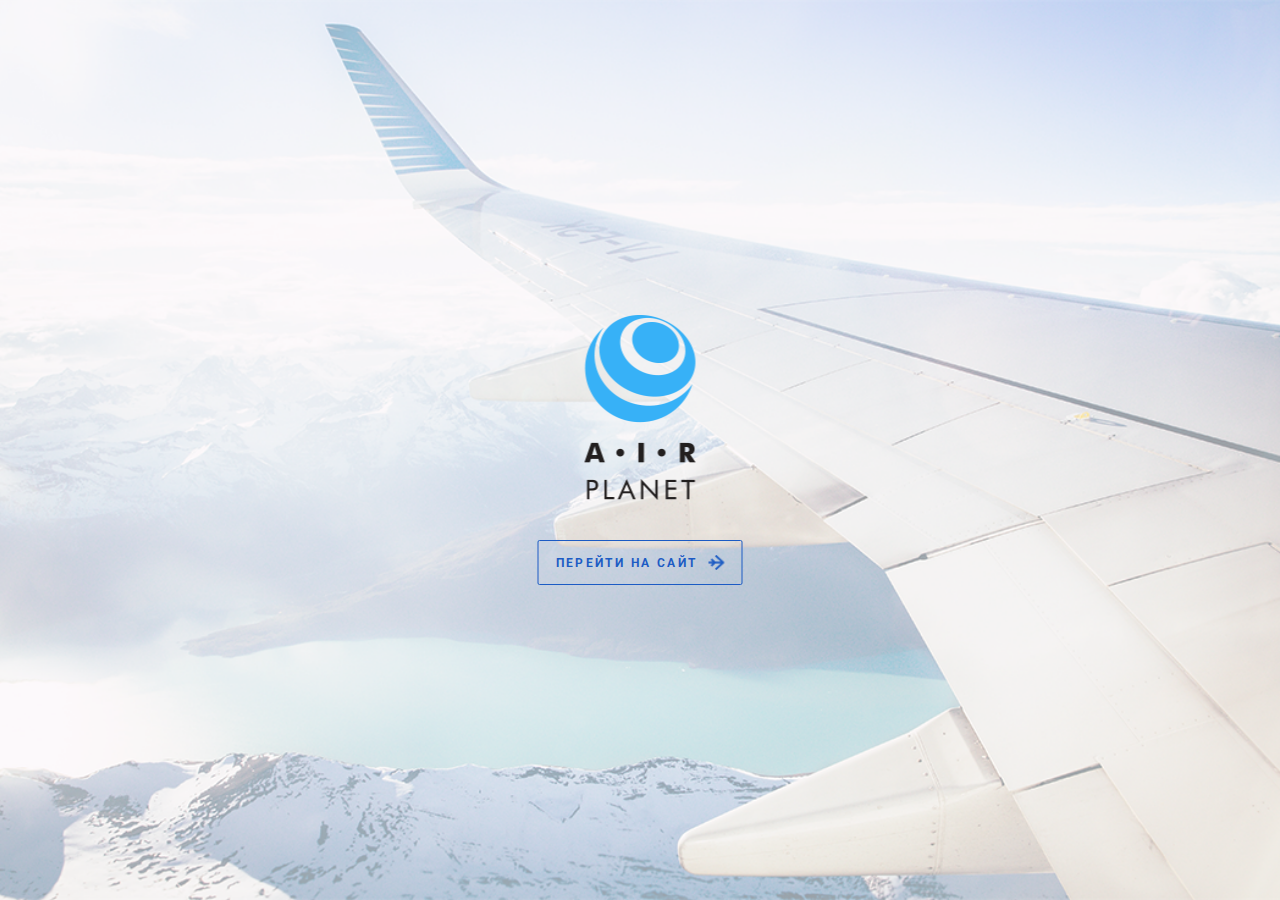
<file: index.html>
<!DOCTYPE html>
<html lang="ru">

<head>
    <meta charset="UTF-8">
    <meta name="viewport" content="width=device-width, initial-scale=1.0">
    <meta http-equiv="X-UA-Compatible" content="ie=edge">
    <link rel="stylesheet" href="./normalize.css">
    <link rel="stylesheet" href="addition.css">
    <link href="https://fonts.googleapis.com/css?family=Roboto:300,400,700&display=swap&subset=cyrillic,cyrillic-ext"
        rel="stylesheet">
    <title>Вход</title>
</head>

<body>
    <div class="wrapper">
        <div class="intro">
            <div class="intro__container">
                <div class="welcome">
                    <img src="./img/logo_intro.png" alt="" class="welcome__logo">
                    <a href="main.html" class="welcome__btn">перейти на сайт</a>
                </div>
            </div>
        </div>
    </div>
</body>

</html>
</file>
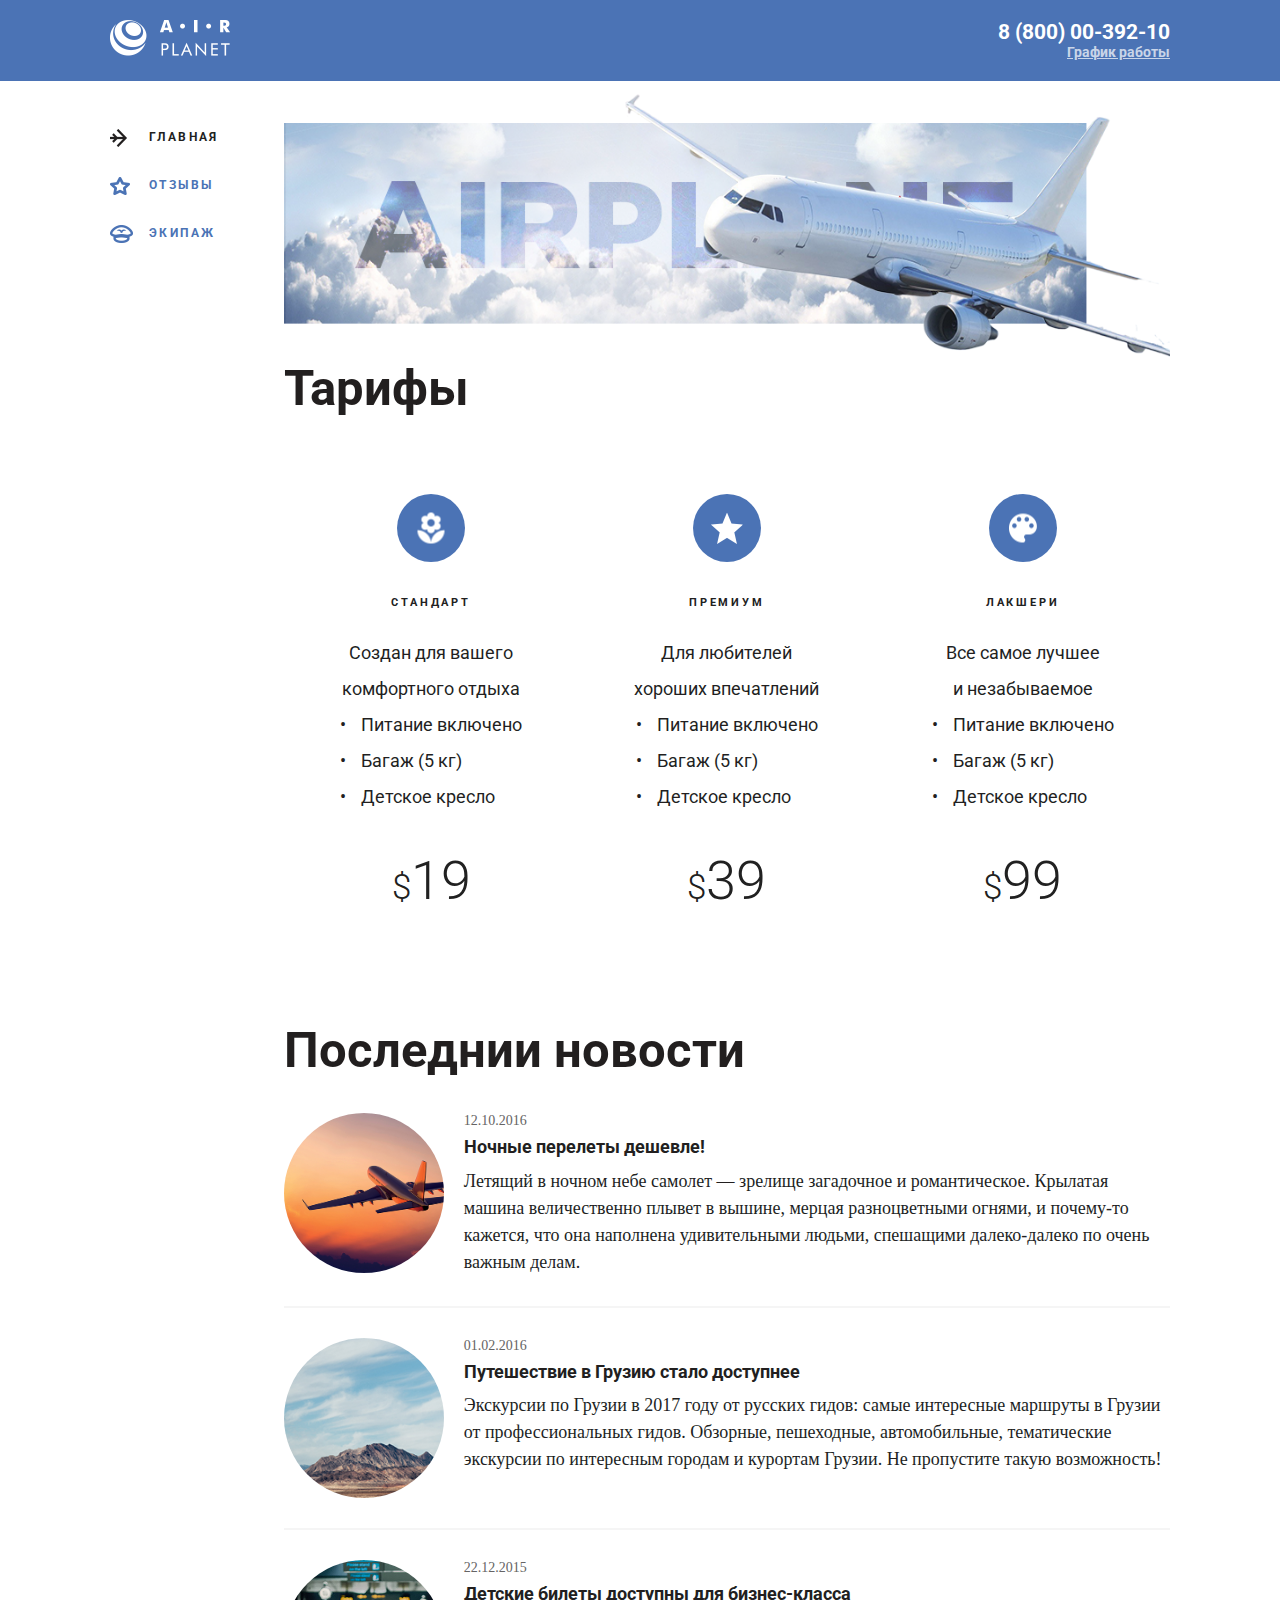
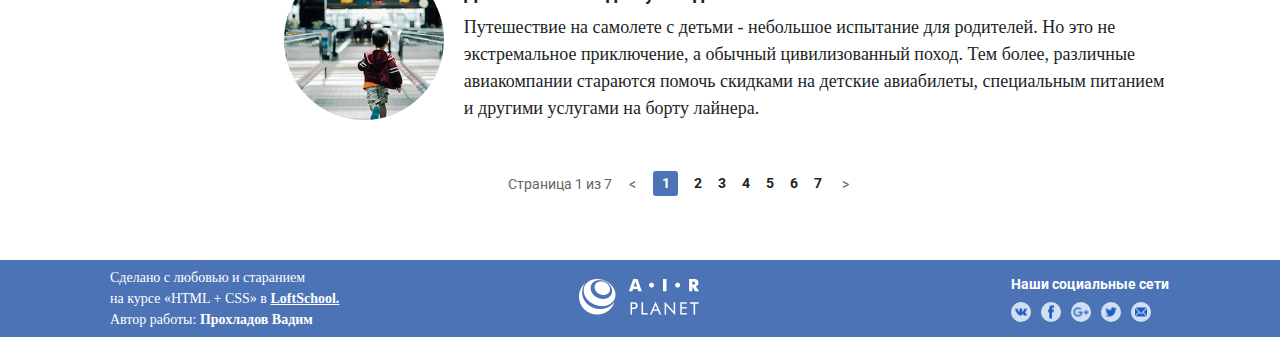
<file: main.html>
<!DOCTYPE html>
<html lang="ru">

<head>
    <meta charset="UTF-8">
    <meta name="viewport" content="width=device-width, initial-scale=1.0">
    <meta http-equiv="X-UA-Compatible" content="ie=edge">
    <link rel="stylesheet" href="./normalize.css">
    <link rel="stylesheet" href="addition.css">
    <link href="https://fonts.googleapis.com/css?family=Roboto:300,400,700&display=swap&subset=cyrillic,cyrillic-ext"
        rel="stylesheet">
    <title>Главная</title>
</head>

<body>
    <div class="wrapper">
        <header class="header header--main">
            <div class="container header__container">
                <a href="main.html" class="logo">
                    <img src="./img/logo.png" class="logo__img" alt="логотип">
                </a>
                <div class="contacts">
                    <a href="tel:+78000039210" class="contacts__phone">8 (800) 00-392-10</a>
                    <div class="contacts__dropdown">
                        <div class="contacts__hours">График работы</div>
                        <div class="contacts__dropdown-text">
                            <span class="line1">пн-вс: 09:00-20:00</span>
                            <span class="line2">обед: 14:00-14:30</span>
                        </div>
                    </div>    
                </div>
            </div>
        </header>
        <div class="container">
            <div class="container container__page-content">
                    <aside class="sidebar sidebar--main">
                        <nav class="nav">
                            <ul class="nav__list">
                                <li class="nav__item nav__item--active">
                                    <a href="./main.html" class="nav__link nav__link--icon--plane">Главная</a>
                                </li>
                                <li class="nav__item">
                                    <a href="./reviews.html" class="nav__link nav__link--icon--star">Отзывы</a>
                                </li>
                                <li class="nav__item">
                                    <a href="team.html" class="nav__link nav__link--icon--hat">Экипаж</a>
                                </li>
                            </ul>
                        </nav>
                    </aside>
                    <div class="container container__content-box">
                        <img class="main-pic" src="./img/dec-pic.png" alt="фото самолета">
                        <section class="rates">
                                <h2 class="title">Тарифы</h2>
                                <ul class="rates__list">
                                    <li class="rates__item">
                                        <div class="rates__symbol">
                                            <img src="./img/icons/rates/flower.png" alt="" class="rates__pic">
                                        </div>
                                        <h4 class="rates__name">Стандарт</h4>
                                        <p class="rates__desc">Создан для вашего <br>комфортного отдыха</p>
                                        <ul class="rates__benefits rates__benefits--list--decor">
                                            <li>Питание включено</li>
                                            <li>Багаж (5 кг)</li>
                                            <li>Детское кресло</li>
                                        </ul>
                                        <p class="rates__price">19</p>
                                    </li>
                                    <li class="rates__item">
                                        <!--нужно ли было назвать вместо rates-standard, rates-premium и т.д-->
                                        <div class="rates__symbol">
                                            <img src="./img/icons/rates/star.png" alt="" class="rates__pic">
                                        </div>
                                        <h4 class="rates__name">Премиум</h4>
                                        <p class="rates__desc">Для любителей <br>хороших впечатлений</p>
                                        <ul class="rates__benefits rates__benefits--list--decor">
                                            <li>Питание включено</li>
                                            <li>Багаж (5 кг)</li>
                                            <li>Детское кресло</li>
                                        </ul>
                                        <p class="rates__price">39</p>
                                    </li>
                                    <li class="rates__item">
                                        <!--нужно ли было назвать вместо rates-standard, rates-premium и т.д-->
                                        <div class="rates__symbol">
                                            <img src="./img/icons/rates/palette.png" alt="" class="rates__pic">
                                        </div>
                                        <h4 class="rates__name">Лакшери</h4>
                                        <p class="rates__desc">Все самое лучшее <br>и незабываемое</p>
                                        <ul class="rates__benefits rates__benefits--list--decor">
                                            <li>Питание включено</li>
                                            <li>Багаж (5 кг)</li>
                                            <li>Детское кресло</li>
                                        </ul>
                                        <p class="rates__price">99</p>
                                    </li>
                                </ul>
                        </section>
                        <section class="content">
                                <h2 class="title">Последнии новости</h2>
                                <ul class="content__list">
                                    <li class="content__item">
                                        <div class="content__avatar">
                                            <img src="./img/plane.png" alt="" class="content__pic">
                                        </div>
                                        <div class="content__desc">
                                            <div class="content__date">12.10.2016</div>
                                            <h3 class="content__title">Ночные перелеты дешевле!</h3>
                                            <p class="content__text">
                                                Летящий в ночном небе самолет — зрелище загадочное и романтическое. Крылатая
                                                машина
                                                величественно плывет в вышине, мерцая разноцветными огнями, и почему-то
                                                кажется,
                                                что она
                                                наполнена удивительными людьми, спешащими далеко-далеко по очень важным
                                                делам.
                                            </p>
                                        </div>
                                    </li>
                                    <li class="content__item">
                                        <div class="content__avatar">
                                            <img src="./img/gruz.png" alt="" class="content__pic">
                                        </div>
                                        <div class="content__desc">
                                            <div class="content__date">01.02.2016</div>
                                            <h3 class="content__title">Путешествие в Грузию стало доступнее</h3>
                                            <p class="content__text">
                                                Экскурсии по Грузии в 2017 году от русских гидов: самые интересные маршруты
                                                в
                                                Грузии от
                                                профессиональных гидов. Обзорные, пешеходные, автомобильные, тематические
                                                экскурсии по
                                                интересным городам и курортам Грузии. Не пропустите такую возможность!
                                            </p>
                                        </div>
                                    </li>
                                    <li class="content__item">
                                        <div class="content__avatar">
                                            <img src="./img/child.png" alt="" class="content__pic">
                                        </div>
                                        <div class="content__desc">
                                            <div class="content__date">22.12.2015</div>
                                            <h3 class="content__title">Детские билеты доступны для бизнес-класса</h3>
                                            <p class="content__text">
                                                Путешествие на самолете с детьми - небольшое испытание для родителей. Но это
                                                не
                                                экстремальное приключение, а обычный цивилизованный поход. Тем более,
                                                различные
                                                авиакомпании стараются помочь скидками на детские авиабилеты, специальным
                                                питанием и
                                                другими услугами на борту лайнера.
                                            </p>
                                        </div>
                                    </li>
                                </ul>
                                <div class="pagination">
                                    <div class="pagination__display">Страница 1 из 7</div>
                                    <div class="pagination__pager">
                                        <a href="#" class="pagination__button-prew">&lt</a> 
                                        <ul class="pagination__list">
                                                <li class="pagination__item pagination__item--active">
                                                    <a href="#" class="pagination__link pagination__link--active">1</a>
                                                </li>
                                                <li class="pagination__item">
                                                    <a href="#" class="pagination__link">2</a>
                                                </li>
                                                <li class="pagination__item">
                                                    <a href="#" class="pagination__link">3</a>
                                                </li>
                                                <li class="pagination__item">
                                                    <a href="#" class="pagination__link">4</a>
                                                </li>
                                                <li class="pagination__item">
                                                    <a href="#" class="pagination__link">5</a>
                                                </li>
                                                <li class="pagination__item">
                                                    <a href="#" class="pagination__link">6</a>
                                                </li>
                                                <li class="pagination__item">
                                                    <a href="#" class="pagination__link">7</a>
                                                </li>
                                        </ul>
                                        <a href="#" class="pagination__button-next"> &gt; </a>
                                    </div>
                                </div>
                        </section>
                </div>
            </div>
        </div>
        <footer class="footer">
            <div class="container footer__container">
                        <p class="footer__col footer__text">
                            Сделано с любовью и старанием <br>на курсе «HTML + CSS» в <a href="loftschool.ru" class="footer__text-link">LoftSchool.</a> <br>Автор
                            работы:
                            <strong class="footer__text-author">Прохладов Вадим</strong>
                        </p>
                        <a href="main.html" class="footer__col logo"><img src="./img/logo.png" alt="Логотип"></a>
                        <div class="footer__col footer__social">
                            <div class="social">
                                <p class="social__text">Наши социальные сети</p>
                                <ul class="social__list">
                                    <li class="social__item">
                                        <a href="#" class="social__link">
                                            <div" class="social__circle">
                                                <img src="./img/icons/social/vk.png" alt="" class="social__icon">
                                            </div">
                                        </a>
                                    </li>
                                    <li class="social__item">
                                        <a href="#" class="social__link">
                                            <div" class="social__circle">
                                                <img src="./img/icons/social/fb.png" alt="" class="social__icon">
                                            </div">
                                        </a>
                                    </li>
                                    <li class="social__item">
                                        <a href="#" class="social__link">
                                            <div" class="social__circle">
                                                <img src="./img/icons/social/google.png" alt="" class="social__icon">
                                            </div">
                                        </a>
                                    </li>
                                    <li class="social__item">
                                        <a href="#" class="social__link">
                                            <div" class="social__circle">
                                                <img src="./img/icons/social/twitter.png" alt="" class="social__icon">
                                            </div">
                                        </a>
                                    </li>
                                    <li class="social__item">
                                        <a href="#" class="social__link">
                                            <div" class="social__circle">
                                                <img src="./img/icons/social/mail.png" alt="" class="social__icon">
                                            </div">
                                        </a>
                                    </li>
                                </ul>
                            </div>
                        </div class="footer__col footer__social">
            </div>
        </footer>
    </div>
</body>

</html>
</file>
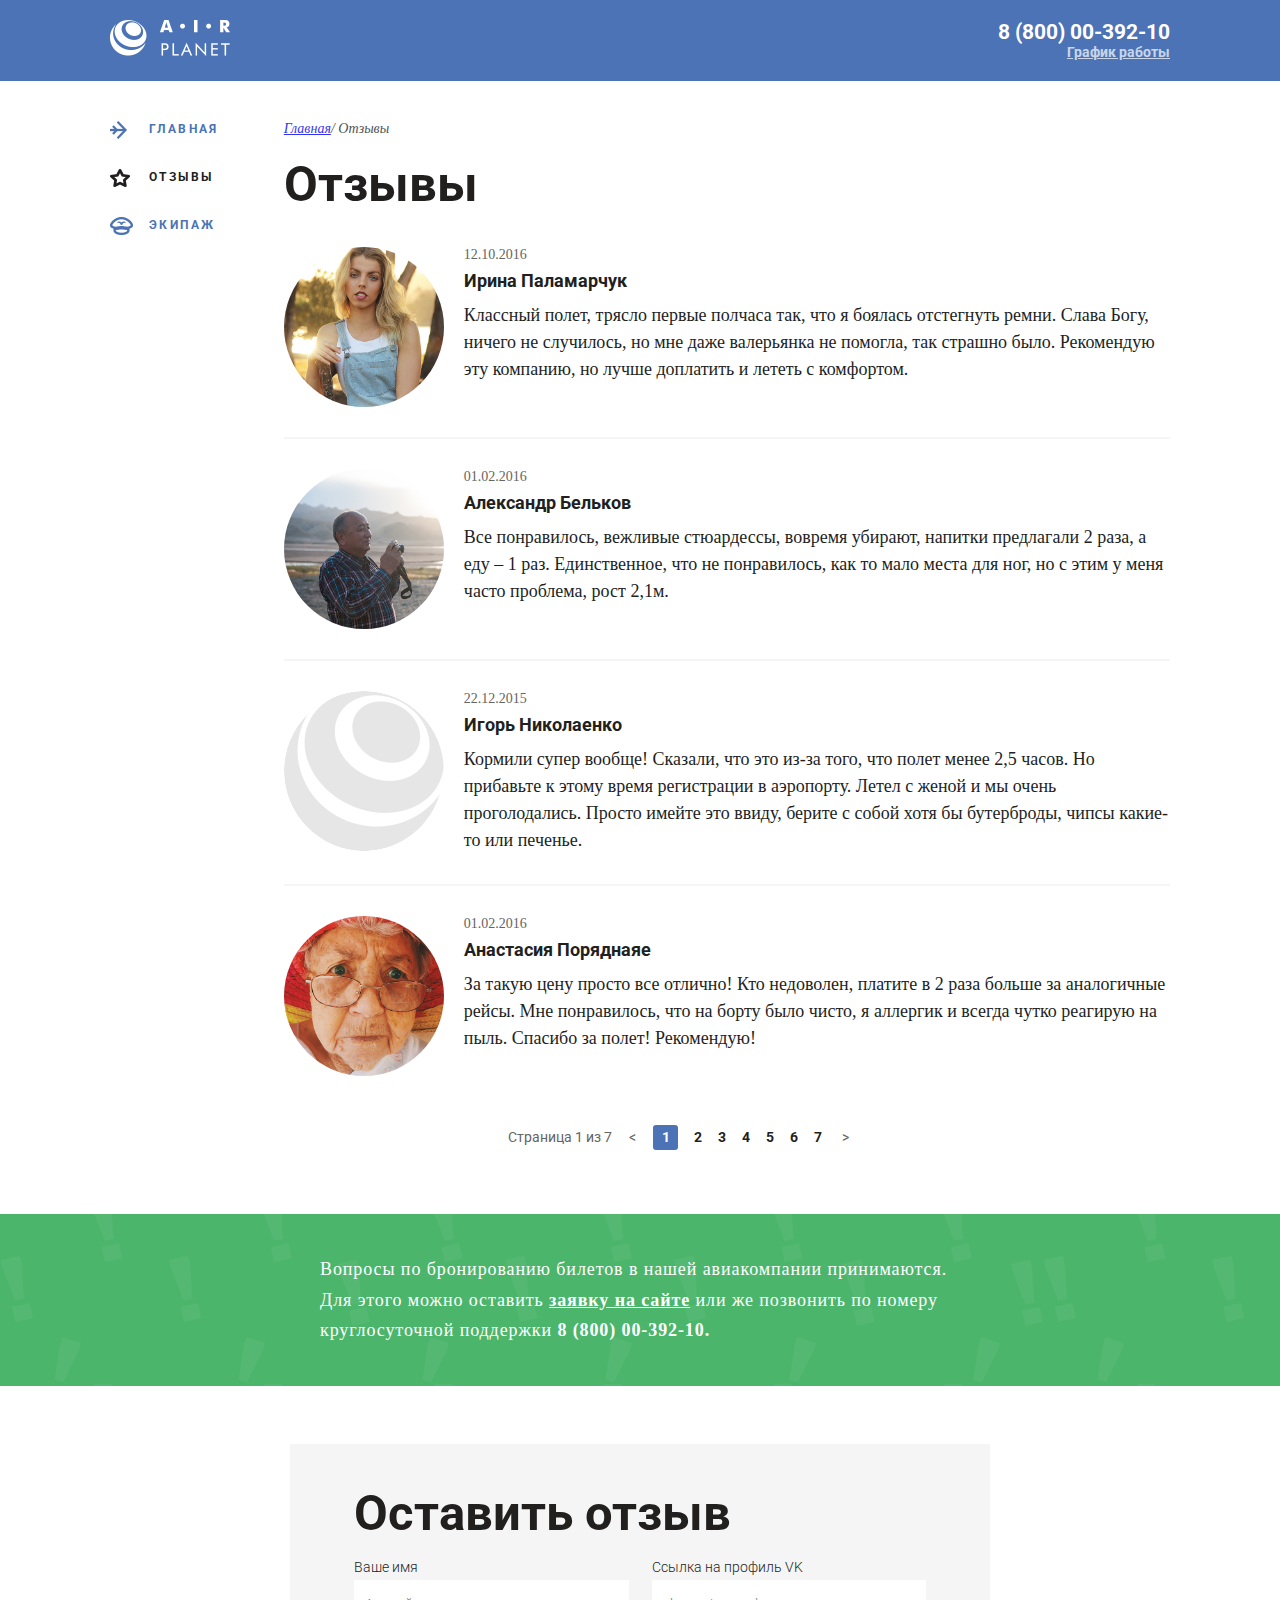
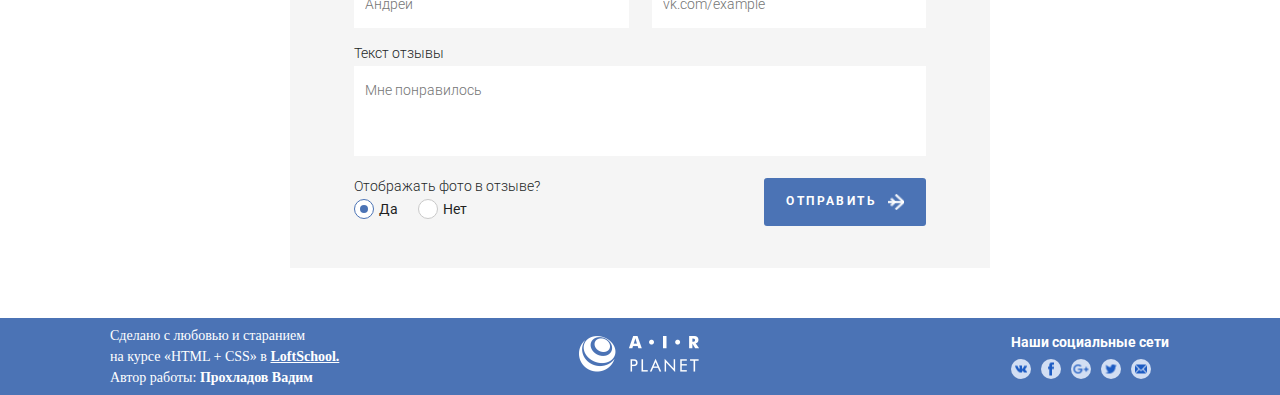
<file: reviews.html>
<!DOCTYPE html>
<html lang="ru">
<head>
    <meta charset="UTF-8">
    <meta name="viewport" content="width=1100, initial-scale=1.0">
    <meta http-equiv="X-UA-Compatible" content="ie=edge">
    <title>Отзывы</title>
    <link rel="stylesheet" href="normalize.css">
    <link rel="stylesheet" href="addition.css">
    <link href="https://fonts.googleapis.com/css?family=Roboto:300,400,700&display=swap&subset=cyrillic,cyrillic-ext" rel="stylesheet">
</head>
<body>
    <div class="wrapper">
        <div class="wrapper__container">
            <header class="header">
                <div class="container header__container">
                    <a href="./main.html" class="logo">
                        <img src="./img/logo.png" class="logo__img" alt="логотип">
                    </a>
                    <div class="contacts">
                        <a href="tel:+78000039210" class="contacts__phone">8 (800) 00-392-10</a>
                        <div class="contacts__dropdown">
                            <div class="contacts__hours">График работы</div>
                            <div class="contacts__dropdown-text">
                                <span class="line1">пн-вс: 09:00-20:00</span>
                                <span class="line2">обед: 14:00-14:30</span>
                            </div>
                        </div>  
                    </div>
                </div>
            </header>
            <div class="container">
                <div class="container container__page-content">
                    <aside class="sidebar">
                        <nav class="nav">
                            <ul class="nav__list">
                                <li class="nav__item">
                                    <a href="main.html" class="nav__link nav__link--icon--plane">Главная</a>
                                </li>
                                <li class="nav__item nav__item--active">
                                    <a href="./reviews.html" class="nav__link nav__link--icon--star">Отзывы</a>
                                </li>
                                <li class="nav__item">
                                    <a href="team.html" class="nav__link nav__link--icon--hat">Экипаж</a>
                                </li>
                            </ul>
                        </nav>
                    </aside>
                    <div class ="container container__content-box">
                        <nav class="breadcrumbs">
                            <ul class="breadcrumbs__list">
                              <li class="breadcrumbs__item">
                                <a href="main.html" class="breadcrumbs__link">Главная</a>
                              </li>
                              <li class="breadcrumbs__item">
                                <a href="#" class="breadcrumbs__link breadcrumbs__link--active">Отзывы</a>
                              </li>
                            </ul>
                        </nav> 
                        <section class="content">
                                <h2 class="title">Отзывы</h2>
                                <ul class="content__list">
                                    <li class="content__item">
                                        <div class="content__avatar">
                                            <img src="./img/reviews/rew1.png" alt="" class="content__pic">
                                        </div>
                                        <div class="content__desc">
                                            <div class="content__date">12.10.2016</div>
                                            <h3 class="content__title">Ирина Паламарчук</h3>
                                            <p class="content__text">
                                                Классный полет, трясло первые полчаса так, что я боялась отстегнуть ремни. Слава Богу, ничего не случилось, но мне даже валерьянка не помогла, так страшно было. Рекомендую эту компанию, но лучше доплатить и лететь с комфортом.
                                            </p>
                                        </div>
                                    </li>
                                    <li class="content__item">
                                        <div class="content__avatar">
                                            <img src="./img/reviews/rew2.png" alt="" class="content__pic">
                                        </div>
                                        <div class="content__desc">
                                            <div class="content__date">01.02.2016</div>
                                            <h3 class="content__title">Александр Бельков</h3>
                                            <p class="content__text">
                                                Все понравилось, вежливые стюардессы, вовремя убирают, напитки предлагали 2 раза, а еду – 1 раз. Единственное, что не понравилось, как то мало места для ног, но с этим у меня часто проблема, рост 2,1м.
                                            </p>
                                        </div>
                                    </li>
                                    <li class="content__item">
                                        <div class="content__avatar">
                                            <img src="./img/reviews/rew3.png" alt="" class="content__pic">
                                        </div>
                                        <div class="content__desc">
                                            <div class="content__date">22.12.2015</div>
                                            <h3 class="content__title">Игорь Николаенко</h3>
                                            <p class="content__text">
                                                Кормили супер вообще! Сказали, что это из-за того, что полет менее 2,5 часов. Но прибавьте к этому время регистрации в аэропорту. Летел с женой и мы очень проголодались. Просто имейте это ввиду, берите с собой хотя бы бутерброды, чипсы какие-то или печенье.
                                            </p>
                                        </div>
                                    </li>
                                    <li class="content__item">
                                        <div class="content__avatar">
                                            <img src="./img/reviews/rew4.png" alt="" class="content__pic">
                                        </div>
                                        <div class="content__desc">
                                            <div class="content__date">01.02.2016</div>
                                            <h3 class="content__title">Анастасия Поряднаяе</h3>
                                            <p class="content__text">
                                                За такую цену просто все отлично! Кто недоволен, платите в 2 раза больше за аналогичные рейсы. Мне понравилось, что на борту было чисто, я аллергик и всегда чутко реагирую на пыль. Спасибо за полет! Рекомендую!
                                            </p>
                                        </div>
                                </ul>
                                <div class="pagination">
                                    <div class="pagination__display">Страница 1 из 7</div>
                                    <div class="pagination__pager">
                                        <a href="#" class="pagination__button-prew"> &lt; </a>
                                            <ul class="pagination__list">
                                                <li class="pagination__item pagination__item--active">
                                                    <a href="#" class="pagination__link pagination__link--active">1</a>
                                                </li>
                                                <li class="pagination__item">
                                                    <a href="#" class="pagination__link">2</a>
                                                </li>
                                                <li class="pagination__item">
                                                    <a href="#" class="pagination__link">3</a>
                                                </li>
                                                <li class="pagination__item">
                                                    <a href="#" class="pagination__link">4</a>
                                                </li>
                                                <li class="pagination__item">
                                                    <a href="#" class="pagination__link">5</a>
                                                </li>
                                                <li class="pagination__item">
                                                    <a href="#" class="pagination__link">6</a>
                                                </li>
                                                <li class="pagination__item">
                                                    <a href="#" class="pagination__link">7</a>
                                                </li>
                                                </ul>
                                        <a href="#" class="pagination__button-next"> &gt; </a>
                                    </div>
                                </div>
                        </section>
                    </div>
                </div>
            </div>    
            <section class="booking">
                <div class= "booking__text">
                    <p>
                        Вопросы по бронированию билетов в нашей авиакомпании принимаются.
                        <br> Для этого можно оставить <a href="/" class="booking__link">заявку на сайте</a> или же позвонить по номеру 
                        <br>круглосуточной поддержки <a href="tel:+78000039210" class="booking__phone">8 (800) 00-392-10.</a>
                    </p>
                </div>
            </section>
            <section class="form">
                        <div class="form__wrapper">
                            <div class="form__title">Оставить отзыв</div>
                            <div class="form__content">
                                <form action="" class="form__content">
                                    <div class="form__row">
                                        <label class="form__label">
                                            <span class="form__block-title">Ваше имя</span>
                                            <input class="form__input" type="text" placeholder="Андрей">
                                        </label>
                                        <label class="form__label">
                                            <span class="form__block-title">Ссылка на профиль VK</span>
                                            <input class="form__input" type="text" placeholder="vk.com/example">
                                        </label>
                                    </div>
                                    <div class="form__row">
                                        <label class="form__label">
                                            <span class="form__block-title">Текст отзывы</span>
                                            <textarea class="form__textarea form__input" placeholder="Мне понравилось"></textarea>
                                        </label>
                                    </div>
                                    <div class="form__row">
                                        <div class="form__radio">
                                            <div class="form__block-title">Отображать фото в отзыве?</div>
                                            <div class="form__radio-box">
                                                <label action="" class="form__radio-label">
                                                    <input type="radio" class="form__radio-input" name="review" checked>
                                                    <span class="form__radio-fake"></span>
                                                    <span class="form__radio-text">Да</span>
                                                </label>
                                                <label action="" class="form__radio-label">
                                                    <input type="radio" class="form__radio-input" name="review">
                                                    <span class="form__radio-fake"></span>
                                                    <span class="form__radio-text">Нет</span>
                                                </label>
                                            </div>
                                        </div>
                                        <div class="form__button">
                                            <button class="button" type="submit">Отправить</button>
                                        </div>
                                    </div>
                                </form>
                            </div>
                        </div>
            </section>
        </div>
        <footer class="footer">
                <div class="container footer__container">
                            <p class="footer__col footer__text">
                                Сделано с любовью и старанием <br>на курсе «HTML + CSS» в <a href="loftschool.ru" class="footer__text-link">LoftSchool.</a> <br>Автор
                                работы:
                                <strong class="footer__text-author">Прохладов Вадим</strong>
                            </p>
                            <a href="main.html" class="footer__col logo"><img src="./img/logo.png" alt="Логотип"></a>
                            <div class="footer__col footer__social">
                                <div class="social">
                                    <p class="social__text">Наши социальные сети</p>
                                    <ul class="social__list">
                                        <li class="social__item">
                                            <a href="#" class="social__link">
                                                <div" class="social__circle">
                                                    <img src="./img/icons/social/vk.png" alt="" class="social__icon">
                                                </div">
                                            </a>
                                        </li>
                                        <li class="social__item">
                                            <a href="#" class="social__link">
                                                <div" class="social__circle">
                                                    <img src="./img/icons/social/fb.png" alt="" class="social__icon">
                                                </div">
                                            </a>
                                        </li>
                                        <li class="social__item">
                                            <a href="#" class="social__link">
                                                <div" class="social__circle">
                                                    <img src="./img/icons/social/google.png" alt="" class="social__icon">
                                                </div">
                                            </a>
                                        </li>
                                        <li class="social__item">
                                            <a href="#" class="social__link">
                                                <div" class="social__circle">
                                                    <img src="./img/icons/social/twitter.png" alt="" class="social__icon">
                                                </div">
                                            </a>
                                        </li>
                                        <li class="social__item">
                                            <a href="#" class="social__link">
                                                <div" class="social__circle">
                                                    <img src="./img/icons/social/mail.png" alt="" class="social__icon">
                                                </div">
                                            </a>
                                        </li>
                                    </ul>
                                </div>
                            </div class="footer__col footer__social">
                </div>
            </footer>
    </div>
</body>
</html>
</file>
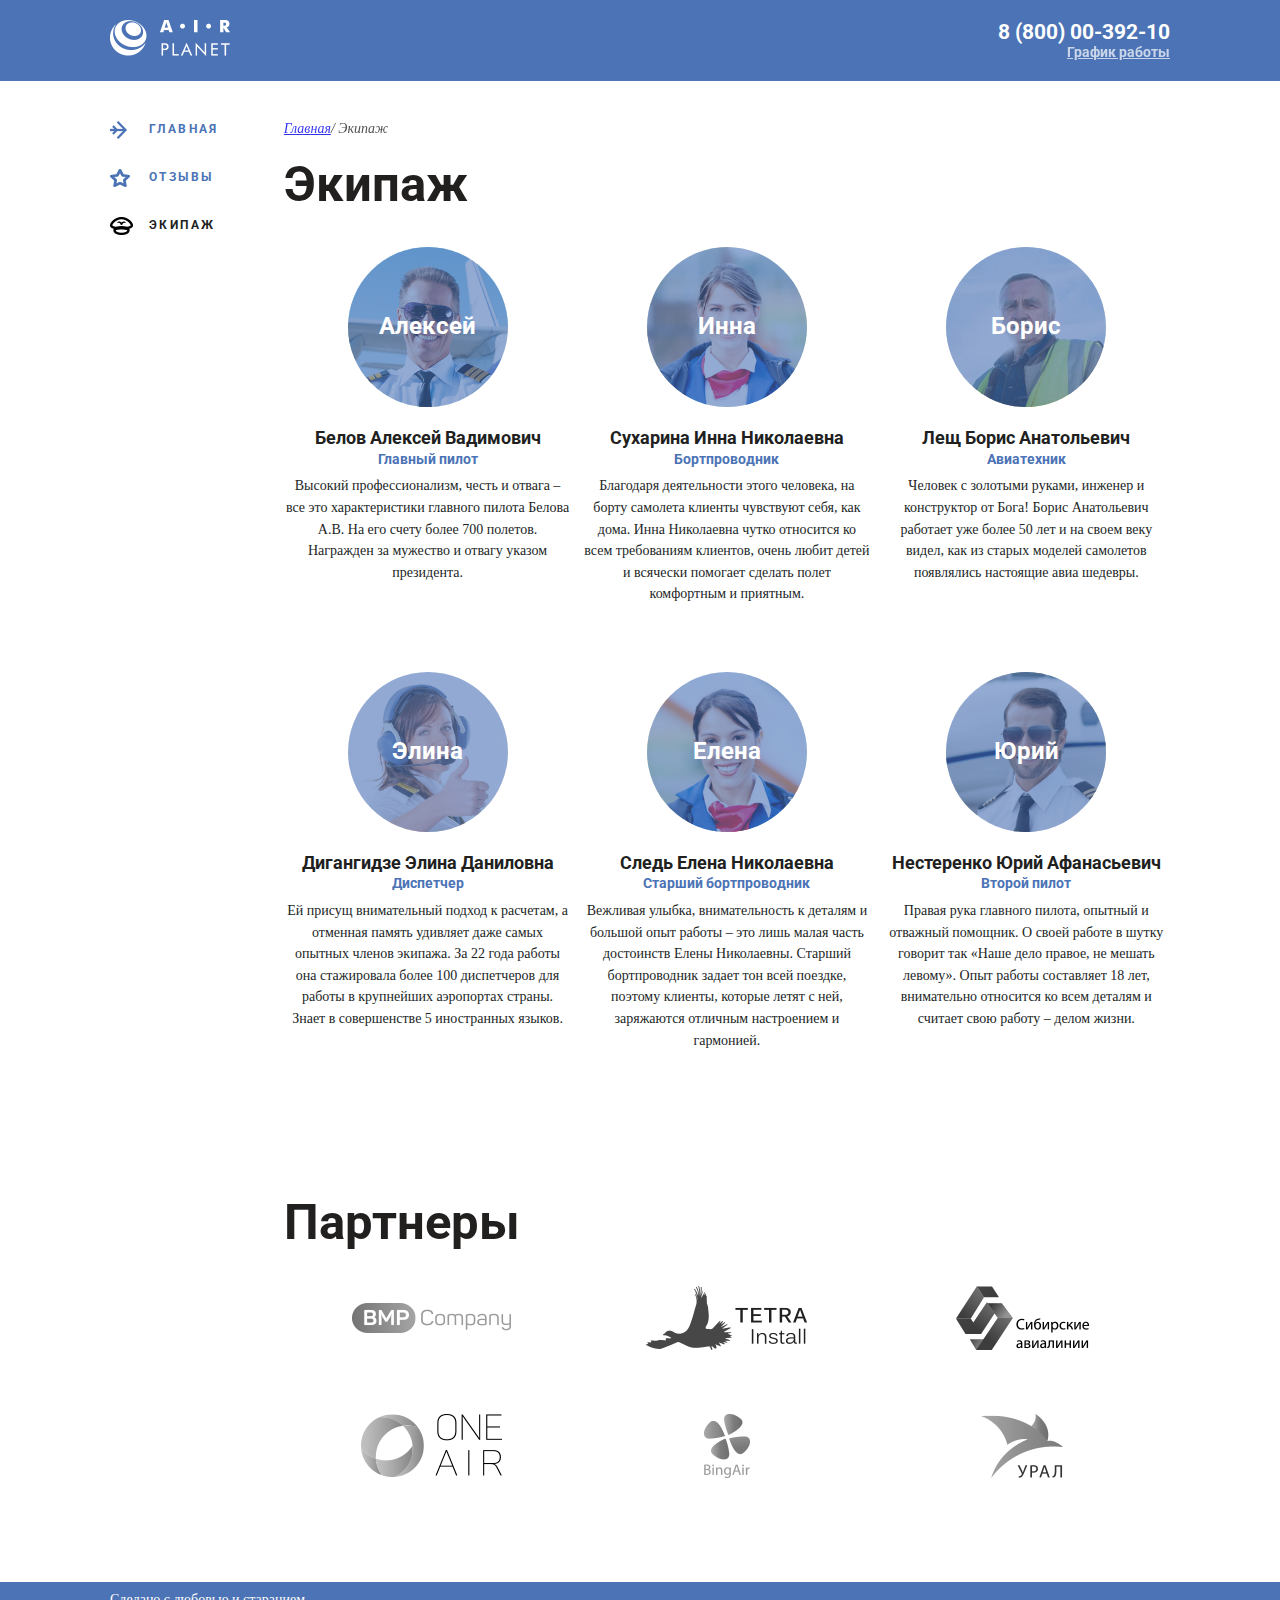
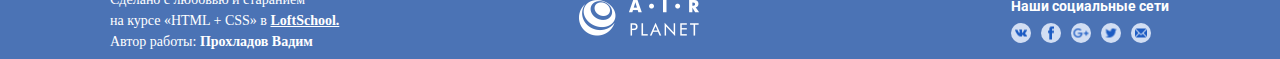
<file: team.html>
<!DOCTYPE html>
<html lang="ru">

<head>
    <meta charset="UTF-8">
    <meta name="viewport" content="width=1100, initial-scale=1.0">
    <meta http-equiv="X-UA-Compatible" content="ie=edge">
    <title>Экипаж</title>
    <link rel="stylesheet" href="normalize.css">
    <link rel="stylesheet" href="addition.css">
    <link href="https://fonts.googleapis.com/css?family=Roboto:300,400,700&display=swap&subset=cyrillic,cyrillic-ext"
        rel="stylesheet">
</head>

<body>
    <div class="wrapper">
        <div class="wrapper__container">
            <header class="header">
                <div class="container header__container">
                    <a href="main.html" class="logo">
                        <img src="./img/logo.png" class="logo__img" alt="логотип">
                    </a>
                    <div class="contacts">
                        <a href="tel:+78000039210" class="contacts__phone">8 (800) 00-392-10</a>
                        <div class="contacts__dropdown">
                            <div class="contacts__hours">График работы</div>
                            <div class="contacts__dropdown-text">
                                <span class="line1">пн-вс: 09:00-20:00</span>
                                <span class="line2">обед: 14:00-14:30</span>
                            </div>
                        </div>  
                    </div>
                </div>
            </header>
            <div class="container">
                <div class="container container__page-content">
                    <aside class="sidebar">
                        <nav class="nav">
                            <ul class="nav__list">
                                <li class="nav__item">
                                    <a href="./main.html" class="nav__link nav__link--icon--plane">Главная</a>
                                </li>
                                <li class="nav__item">
                                    <a href="./reviews.html" class="nav__link nav__link--icon--star">Отзывы</a>
                                </li>
                                <li class="nav__item nav__item--active">
                                    <a href="./team.html" class="nav__link nav__link--icon--hat">Экипаж</a>
                                </li>
                            </ul>
                        </nav>
                    </aside>
                    <div class="container container__content-box">
                        <nav class="breadcrumbs">
                            <ul class="breadcrumbs__list">
                                <li class="breadcrumbs__item">
                                    <a href="main.html" class="breadcrumbs__link">Главная</a>
                                </li>
                                <li class="breadcrumbs__item">
                                    <a href="#" class="breadcrumbs__link breadcrumbs__link--active">Экипаж</a>
                                </li>
                            </ul>
                        </nav>
                        <section class="team">
                            <h2 class="title">Экипаж</h2>
                            <ul class="team__list">
                                <li class="team__item">
                                    <div class="team__avatar">
                                        <img src="./img/team/pic1.png" alt="" class="team__pic">
                                        <div class="team__avatar-name">Алексей</div>
                                    </div>
                                    <div class="team__desc">
                                        <h3 class="team__name">Белов Алексей Вадимович</h3>
                                        <div class="team__position">Главный пилот</div>
                                        <p class="team__text">
                                            Высокий профессионализм, честь и отвага – все это характеристики главного пилота Белова А.В. На его счету более 700 полетов. Награжден за мужество и отвагу указом президента.
                                        </p>
                                    </div>
                                </li>
                                <li class="team__item">
                                    <div class="team__avatar">
                                        <img src="./img/team/pic2.png" alt="" class="team__pic">
                                        <div class="team__avatar-name">Инна</div>
                                    </div>
                                    <div class="team__desc">
                                        <h3 class="team__name">Сухарина Инна Николаевна</h3>
                                        <div class="team__position">Бортпроводник</div>
                                        <p class="team__text">
                                            Благодаря деятельности этого человека, на борту самолета клиенты чувствуют себя, как дома. Инна Николаевна чутко относится ко всем требованиям клиентов, очень любит детей и всячески помогает сделать полет комфортным и приятным.
                                        </p>
                                    </div>
                                </li>
                                <li class="team__item">
                                    <div class="team__avatar">
                                        <img src="./img/team/pic3.png" alt="" class="team__pic">
                                        <div class="team__avatar-name">Борис</div>
                                    </div>
                                    <div class="team__desc">
                                        <h3 class="team__name">Лещ Борис Анатольевич</h3>
                                        <div class="team__position">Авиатехник</div>
                                        <p class="team__text">
                                            Человек с золотыми руками, инженер 
                                            и конструктор от Бога! Борис Анатольевич работает уже более 50 лет и на своем веку видел, как из старых моделей самолетов появлялись настоящие авиа шедевры.
                                        </p>
                                    </div>
                                </li>
                                <li class="team__item">
                                    <div class="team__avatar">
                                        <img src="./img/team/pic4.png" alt="" class="team__pic">
                                        <div class="team__avatar-name">Элина</div>
                                    </div>
                                    <div class="team__desc">
                                        <h3 class="team__name">Дигангидзе Элина Даниловна</h3>
                                        <div class="team__position">Диспетчер</div>
                                        <p class="team__text">
                                            Ей присущ внимательный подход к расчетам, а отменная память удивляет даже самых опытных членов экипажа. За 22 года работы она стажировала более 100 диспетчеров для работы в крупнейших аэропортах страны.  Знает в совершенстве 5 иностранных языков.
                                        </p>
                                    </div>
                                </li>
                                <li class="team__item">
                                    <div class="team__avatar">
                                        <img src="./img/team/pic5.png" alt="" class="team__pic">
                                        <div class="team__avatar-name">Елена</div>
                                    </div>
                                    <div class="team__desc">
                                        <h3 class="team__name">Следь Елена Николаевна</h3>
                                        <div class="team__position">Старший бортпроводник</div>
                                        <p class="team__text">
                                            Вежливая улыбка, внимательность к деталям и большой опыт работы – это лишь малая часть достоинств Елены Николаевны. Старший бортпроводник задает тон всей поездке, поэтому клиенты, которые летят с ней, заряжаются отличным настроением и гармонией.
                                        </p>
                                    </div>
                                </li>
                                <li class="team__item">
                                    <div class="team__avatar">
                                        <img src="./img/team/pic6.png" alt="" class="team__pic">
                                        <div class="team__avatar-name">Юрий</div>
                                    </div>
                                    <div class="team__desc">
                                        <h3 class="team__name">Нестеренко Юрий Афанасьевич</h3>
                                        <div class="team__position">Второй пилот</div>
                                        <p class="team__text">
                                            Правая рука главного пилота, опытный и отважный помощник. О своей работе в шутку говорит так «Наше дело правое, не мешать левому». Опыт работы составляет 18 лет, внимательно относится ко всем деталям и считает свою работу – делом жизни. 
                                        </p>
                                    </div>
                                </li>
                            </ul>
                        </section>
                        <section class="partners">
                            <h2 class="title">Партнеры</h2>
                            <ul class="partners__list">
                                <li class="partners__logo">
                                    <a href="" class="partners__link">
                                        <img src="./img/partners/bmp.png" alt="" class="partners__img">
                                    </a>
                                </li>
                                <li class="partners__logo">
                                    <a href="" class="partners__link">
                                        <img src="./img/partners/tetra.png" alt="" class="partners__img">
                                    </a>
                                </li>
                                <li class="partners__logo">
                                    <a href="" class="partners__link">
                                        <img src="./img/partners/sibair.png" alt="" class="partners__img">
                                    </a>
                                </li>
                                <li class="partners__logo">
                                    <a href="" class="partners__link">
                                        <img src="./img/partners/oneair.png" alt="" class="partners__img">
                                    </a>
                                </li>
                                <li class="partners__logo">
                                    <a href="" class="partners__link">
                                        <img src="./img/partners/bing.png" alt="" class="partners__img">
                                    </a>
                                </li>
                                <li class="partners__logo">
                                    <a href="" class="partners__link">
                                        <img src="./img/partners/ural.png" alt="" class="partners__img">
                                    </a>
                                </li>
                            </ul>
                        </section>
                    </div>
                </div>
            </div>
            <footer class="footer">
                    <div class="container footer__container">
                                <p class="footer__col footer__text">
                                    Сделано с любовью и старанием <br>на курсе «HTML + CSS» в <a href="loftschool.ru" class="footer__text-link">LoftSchool.</a> <br>Автор
                                    работы:
                                    <strong class="footer__text-author">Прохладов Вадим</strong>
                                </p>
                                <a href="/" class="footer__col logo"><img src="./img/logo.png" alt="Логотип"></a>
                                <div class="footer__col footer__social">
                                    <div class="social">
                                        <p class="social__text">Наши социальные сети</p>
                                        <ul class="social__list">
                                            <li class="social__item">
                                                <a href="#" class="social__link">
                                                    <div" class="social__circle">
                                                        <img src="./img/icons/social/vk.png" alt="" class="social__icon">
                                                    </div">
                                                </a>
                                            </li>
                                            <li class="social__item">
                                                <a href="#" class="social__link">
                                                    <div" class="social__circle">
                                                        <img src="./img/icons/social/fb.png" alt="" class="social__icon">
                                                    </div">
                                                </a>
                                            </li>
                                            <li class="social__item">
                                                <a href="#" class="social__link">
                                                    <div" class="social__circle">
                                                        <img src="./img/icons/social/google.png" alt="" class="social__icon">
                                                    </div">
                                                </a>
                                            </li>
                                            <li class="social__item">
                                                <a href="#" class="social__link">
                                                    <div" class="social__circle">
                                                        <img src="./img/icons/social/twitter.png" alt="" class="social__icon">
                                                    </div">
                                                </a>
                                            </li>
                                            <li class="social__item">
                                                <a href="#" class="social__link">
                                                    <div" class="social__circle">
                                                        <img src="./img/icons/social/mail.png" alt="" class="social__icon">
                                                    </div">
                                                </a>
                                            </li>
                                        </ul>
                                    </div>
                                </div class="footer__col footer__social">
                    </div>
            </footer>
        </div>
    </div> 
</body>
</html>
</file>
<file: addition.css>
* {
    box-sizing: border-box;
}
img {
    max-width: 100%;
    max-height: 100%;
}
html, body {
    height: 100%;
    margin: 0 auto;
}
.wrapper {
    overflow: hidden;
    min-width: 1100px;
    min-height: 100%;
    display: flex;
    flex-direction: column;
    font-size: 18px;
    font-family: "Roboto", sans-serif;
    color: #221f1f;
}
.wrapper__content {
    flex: 1;
}
.container {
    width: 1060px;
    margin: 0 auto;
    
}

ul {
    margin: 0;
    padding: 0;
}

ul li {
    list-style: none;
}

button {
    border: none;
    background: transparent;
    cursor: pointer;
}

h1, h2, h3, h4, h5, h6, p {
    margin: 0;
    font-weight: normal;

}

table {
    border-collapse: collapse;
    border-spacing: 0;
}

header {
    background: #4b73b5;
    margin-bottom: 40px;
}
.header--main {
    margin-bottom: 13px;
}

.header__container {
    min-width: 77px;
    display: flex;
    justify-content: space-between;
    align-items: center;
    padding-top: 20px;
    padding-bottom: 20px;
}

.logo_img {
    max-width: 120px;
    max-height: 36px;
}

.contacts__phone {
    font-size: 21px;
    font-weight: 700;
    color: #ffffff;
    text-transform: uppercase;
    text-align: right;
    text-decoration: none;
}

.contacts__hours {
    opacity: 0.7;
    color: #ffffff;
    font-size: 14px;
    font-weight: 700;
    text-decoration: underline;
    text-align: right;
}
.contacts__dropdown{
    position: relative;
}
.contacts__dropdown-text:before {
    display: block;
    content: "";
    height: 30px;
    left: 0;
    right: 0;
    top: -29px;
    position: absolute;
}
.contacts__dropdown:hover .contacts__dropdown-text {
    display: block;
    opacity: 1;
    left: initial;
}
.contacts__dropdown-text{
    position: absolute;
    background: #ffffff;
    border: 1 solid transparent;
    padding: 16px;
    top: 100%;
    left: 11%;
    opacity: 0;
    transition: opacity 0.5s;
    left: -9999px;
    margin-top: 20px;
    border-radius: 4px;
    box-shadow: 3px 3px 3px #d9d9d9;
}

.contacts__dropdown-text:after {
    position: absolute;
    content: "";
    top: -6px;
    left: 89%;
    width: 0;
    height: 0;
    border-left: 6px solid transparent;
    border-right: 6px solid transparent;
    border-bottom: 6px solid #ffffff;
    
}
.line1 {
    font-size: 14px;
    font-weight: 700;
    color: #4b73b5;
    display: block;
    line-height: 1.5em;
}
.line2 {
    font-size: 14px;
    font-weight: 300;
    color: #221f1f;
    display: block;
    line-height: 1.5em;
}
.main__pic {
    max-width: 100%;
    margin-bottom: 16px;
}

.container__page-content {
    display: flex;
}

.sidebar {
    width: 13%;
    margin-right: 50px;
}
.sidebar--main {
    margin-top: 35px;
}

.container__content-box {
    width: 93%;
}
.nav__item {
    display: flex;
    margin-bottom: 30px;
}
.nav__link:before {
    content: "";
    width: 23px;
    height: 18px;
    margin-right: 16px;
    background-repeat: no-repeat;
}
.nav__link {
    font-size: 12px;
    font-weight: 700;
    color: #4b73b5;
    text-transform: uppercase;
    letter-spacing: 2.4px;
    text-decoration: none;
    display: flex;
    align-items: center;
}
.nav__link:hover {
    color: #221f1f;
  }
.nav__item--active .nav__link {
    color: #221f1f;
}
.nav__link--icon--plane:before {
    background-image: url(./img/icons/menu/css_sprites.png);
    background-position: -96px -10px;
}
.nav__link--icon--star:before {
    background-image: url(./img/icons/menu/css_sprites.png);
    background-position: -10px -48px;
}
.nav__link--icon--hat:before {
    background-image: url(./img/icons/menu/css_sprites.png);
    background-position: -10px -10px;
}
.nav__link--icon--plane:hover:before {
    background-image: url(./img/icons/menu/css_sprites.png);
    background-position: -96px -48px;
}
.nav__link--icon--star:hover:before {
    background-image: url(./img/icons/menu/css_sprites.png);
    background-position: -50px -48px;
}
.nav__link--icon--hat:hover:before {
    background-image: url(./img/icons/menu/css_sprites.png);
    background-position: -53px -10px;
}
.nav__item--active .nav__link--icon--plane:before {
    background-image: url(./img/icons/menu/css_sprites.png);
    background-position: -96px -48px;
}
.nav__item--active .nav__link--icon--star:before {
    background-image: url(./img/icons/menu/css_sprites.png);
    background-position: -50px -48px;
}
.nav__item--active .nav__link--icon--hat:before {
    background-image: url(./img/icons/menu/css_sprites.png);
    background-position: -53px -10px;
}

.breadcrumbs {
    font-style: italic;
    opacity: 0.8;
    margin-bottom: 20px;
    font-family: "Roboto - Light Italic";
    font-size: 14px;
}
.breadcrumbs__list {
display: flex;
}
.breadcrumbs__item:before {
    content: "/";
}
.breadcrumbs__item:first-child::before{
    content: "";
}
.breadcrumbs__link--active{
    text-decoration: none;
    color: #221f1f;
}
.title {
font-size: 49px;
font-weight: 700;
margin-bottom: 34px;
}

.content__list{
    display: flex;
    flex-direction: column;
    align-items: flex-start;
    margin-bottom: 49px;
}

.content__avatar {
    width: 160px;
    height: 160px;
    border-radius: 50%;
    overflow: hidden;
    flex-shrink: 0;
    margin-right: 20px;
}
  
.content__pic {
    object-fit: cover;
    width: 100%;
    height: 100%;
}

.content__item {
    display: flex;
    padding-bottom: 30px;
    border-bottom: 2px solid #f5f5f5;
    margin-bottom: 30px;
}
.content__item:last-child {
    border-bottom: none;
    margin: 0;
    padding: 0;
}

.content__desc {
    display: flex;
    flex-direction: column;
    
}
.content__date {
    color: #656464;
    font-family: "Roboto Light";
    font-size: 14px;
    font-weight: 300;
    margin-bottom: 8px;
    
}
.content__title {
    font-weight: 700;
    font-size: 18px;
    margin-bottom: 10px;
}
.content__text {
    font-family: "Roboto Light";
    line-height: 1.5em;
}

.pagination {
    display: flex;
    align-items: center;
    padding-left: 224px;
    margin-bottom: 64px;
}
.pagination__pager {
    display: flex;
    justify-content: space-between;
    align-items: center;
}
.pagination__list {
    display: flex;
    justify-content: space-around;
    margin-right: 20px;
}
.pagination__display, .pagination__button-prew, .pagination__button-next {
    color: #656464;
    font-size: 14px;
    margin-right: 17px;
}
.pagination__item {
    font-size: 14px;
    font-weight: 700;
    margin-left: 16px;
}
.pagination_item:first-child{
    
}
.pagination__link, .pagination__button-prew, .pagination__button-next {
    text-decoration: none;
}
.pagination__link {
    color: #221f1f;
    line-height: 25px;
}

.pagination__link:hover {
    color: #1c5bc3;
}
.pagination__item--active {
    height: 25px;
    width: 25px;
    background-color: #4b73b5;
    border-radius: 3px;
    display: inline-block;
    padding: 0 9px;
    margin-left: 0px;
}
.pagination__link--active {
    color: #ffffff;
}
.booking {
    background-color: #4bb56b;
    background-image: url(./img/pattern.png);
    min-height: 170px;
    margin-bottom: 58px;
    
}
.booking__text {
    max-width: 700px;
    margin: 0 auto;
    color: #ffffff;
    line-height: 1.7em;
    font-family: "Roboto Light";
    font-size: 18px;
    padding: 40px 30px;
    letter-spacing: 0.05em
}
.booking__link {
    color: inherit;
    font-weight: 700;
}
.booking__phone{
    color: inherit;
    font-weight: 700;
    text-decoration: none;
}

.form {
    width: 100%;
    height: 100%;
    margin-bottom: 50px;
}
.form__wrapper {
    background-color: #f5f5f5;
    width: 700px;
    padding: 42px 64px;
    margin: 0 auto;
}
.form__title {
    color: #221f1f;
    font-size: 49px;
    font-weight: 700;
    margin-bottom: 17px;
}
.form__row {
    margin-bottom: 17px;
    display: flex;
}
.form__row:last-child {
    margin-bottom: 0px;
}
.form__label {
    margin-right: 23px;
    flex: 1;
}
.form__label:last-child {
    margin-right: 0px;
}
.form__block-title {
    display: block;
    font-size: 14px;
    color: #221f1f;
    font-weight: 300;
    margin-bottom: 5px;
}
.form__input {
    background-color: #ffffff;
    border: 1px solid transparent;
    font-size: 14px;
    font-weight: 300;
    color: #221f1f;
    padding: 15px 10px;
    width: 100%;
    
    
}
.form__input:focus{
    border-color: #4b73b5;
    border-radius: 4px;
}
.form__textarea {
    resize: none;
    min-height: 90px;
}
.form__radio, .form__button {
    flex: 1;
}
.form__button {
    display: flex;
    justify-content: flex-end;
}
.button {
    background-color: #4b73b5;
    border-radius: 3px;
    color: #ffffff;
    font-size: 12px;
    font-weight: 700;
    text-transform: uppercase;
    letter-spacing: 0.2em;
    padding: 16px 22px;
    cursor: pointer;
    display: flex;
    align-items: center;
    transition: 0.5s;
    
}
.button:hover {
    color: #4b73b5;
    background-color: #ffffff;
    border-radius: 3px;
}

.button::after {
    content: "";
    background: url(./img/icons/menu/main-wt.png) no-repeat;
    display: inline-block;
    background-size: cover;
    min-height: 16px;
    min-width: 16px;
    margin-left: 11px;
}
.button:hover:after {
    content: "";
    background: url(./img/icons/menu/main.png) no-repeat;
    display: inline-block;
    min-height: 16px;
    min-width: 16px;
    margin-left: 11px;
    background-size: cover;
}
.form__radio-input {
    display: none;
}
.form__radio-fake {
    display: inline-block;
    width: 20px;
    height: 20px;
    background: white;
    border-radius: 50%;
    border: 1px solid #c9c9c9;
    position: relative;
}
.form__radio-fake:after{
    content: "";
    display: inline-block;
    height: 0px;
    width: 0px;
    border-radius: 50%;
    background-color: #4b73b5;
    position: absolute;
    top: 50%;
    left: 50%;
    transform: translate(-50%,-50%);
}
.form__radio-input:checked + .form__radio-fake{
    border-color: #4b73b5;
}
.form__radio-input:checked + .form__radio-fake:after{
    height: 8px;
    width: 8px;
}
.form__radio-text {
    color: #221f1f;
    font-family: Roboto;
    font-size: 14px;
    display: inline-block;
    margin-left: 5px;
    margin-right: 20px;
}

.form__radio-input:checked + .form__radio-text::after {
    color: #4b73b5;
    font-family: Roboto;
    font-size: 14px;
}
.form__radio-label{
    display: flex;
    align-items: center;
}
.form__radio-box {
    display: flex;
}
.footer {
    background-color: #4b73b5;
}
.footer__container {
    min-height: 77px;
    display: flex;
    align-items: center;
}
.footer__col {
    width: 33.3%;
}
.footer__col.logo {
    text-align: center;
}
.footer__col.footer__social {
    display: flex;
    justify-content: flex-end;
}

.footer__text {
    color: #ffffff;
    font-size: 14px;
    font-weight: 300;
    font-family: "Roboto Light";
    line-height: 1.5em;
}
.footer__text-author, .footer__text-link {
    font-weight: 700;
    color: inherit;
}

.social__text {
    color: #ffffff;
    font-size: 14px;
    font-weight: 700;
    margin-bottom: 9px;
}
.social__item {
    width: 20px;
    height: 20px;
    background-color: #d2def3;
    border-radius: 50%;
    position: relative;
    margin-right: 10px;
    transition: 0.5s;
}
.social__item:last-child {
    margin-right: 0px;
}
.social__list {
    display: flex;
}
.social__icon {
    position: absolute;
    top: 50%;
    left: 50%;
    transform: translate(-50%, -50%);
}
.social__item:hover {
    background-color: #ffffff;
}
/*mainmainmainmainmainmainmainmainmainmainmainmainmainmainmainmainmainmainmainmainmainmainmainmainmainmainmainmainmainmainmainmainmainmainmainmainmainmainmainmainmainmainmainmainmain*/

.main__pic {
    display: block;
    max-width: 100%;
}
.rates {
    margin-bottom: 61px;
}
.rates__list {
    display: flex;
    justify-content: space-around;
}
.rates__item {
    display: flex;
    flex-direction: column;
    align-items: center;
    padding: 41px 30px 48px 30px;
    max-width: 250px;
    border: 1px solid transparent;
}
.rates__item:hover {
    border: 1px solid #e8e9ed;
    border-radius: 5px;
}
.rates__symbol {
    width: 68px;
    height: 68px;
    background-color: #4b73b5;
    border-radius: 50%;
    margin-bottom: 35px;
    position: relative;
}
.rates__pic{
    position: absolute;
    top: 50%;
    left: 50%;
    transform: translate(-50%,-50%);
}
.rates__name { 
    color: #212121;
    font-size: 11px;
    font-weight: 700;
    text-transform: uppercase;
    letter-spacing: 2.88px;
    margin-bottom: 26px;
}
.rates__desc {
    text-align: center;
}
.rates__desc, .rates__benefits {
    line-height: 2em;
    color: #221f1f;
}
.rates__benefits {
    margin-bottom: 35px;
}
.rates__benefits--list--decor li::before {
    content: "\2022";
    margin-right: 15px;
}
.rates__price {
    color: #212121;
    font-family: Roboto;
    font-size: 54px;
    font-weight: 300;
}
.rates__price:before {
    content: '$';
    color: #202020;
    font-size: 35px;
}
/*teamteamteamteamteamteamteamteamteamteamteamteamteamteamteamteamteamteamteamteamteamteamteamteamteamteamteamteamteamteamteamteamteamteamteamteamteamteamteamteamteamteam*/
.team {
    margin-bottom: 37px;
}
.team__list {
    display: flex;
    flex-wrap: wrap;
    margin-bottom: 77px;
    margin-left: -12px;
}
.team__item {
    width: calc(100%/3 - 12px);
    display: flex;
    flex-direction: column;
    align-items: center;
    text-align: center;
    line-height: 1.2em;
    margin-bottom: 67px;
    margin-left: 12px;
}

}
.team__item:nth-child(4), .team__item:nth-child(5), .team__item:nth-child(6){
    margin-bottom: 0px;
}
.team__avatar {
    width: 160px;
    height: 160px;
    border-radius: 50%;
    overflow: hidden;
    flex-shrink: 0;
    margin-bottom: 20px;
    position: relative;
}
.team__avatar::before{
    content: "";
    color: #ffffff;
    position: absolute;
    background-color: #4b73b5;
    opacity: 0.6;
    top: 0;
    right: 0;
    bottom: 0;
    left: 0;
}
.team__avatar-name {
    position: absolute;
    top: 50%;
    left: 50%;
    transform: translate(-50%,-50%);
    color: #ffffff;
    font-weight: 700;
    font-size: 24px;
    opacity: none;
}
  
.team__pic {
    object-fit: cover;
   max-width: 100%;
   max-height: 100%;
   height: 100%;
   width: 100%;
}
.team__name {
    font-size: 18px;
    font-weight: 700;
}
.team__position {
    color: #4b73b5;
    font-family: Roboto;
    font-size: 14px;
    font-weight: 700;
    margin-bottom: 5px;
}
.team__text {
    font-family: "Roboto Light";
    font-weight: 300;
    font-size: 14px;
    color: #221f1f;
}

.partners__list {
    display: flex;
    flex-wrap: wrap;
    justify-content: space-between;
    align-items: center;
}
.partners__logo {
    width: calc(100%/3);
    margin-bottom: 64px;
    filter: grayscale(100%);
}
.partners__logo:nth-child(4), .partners__logo:nth-child(5), .partners__logo:nth-child(6) {
    margin-bottom: 0px;
}
.partners__logo:hover {
    filter: grayscale(0%);
}
.partners__img {
    max-width: 100%;
    max-height: 100%;
}
.partners {
    margin-bottom: 104px;
}
.partners__link {
    display: flex;
    justify-content: center;
}
/*introintrointrointrointrointrointrointrointrointrointrointrointrointrointrointrointrointrointrointrointrointrointrointrointrointrointrointrointrointrointrointrointrointrointrointro*/

.intro {
    position: absolute;
    top: 0;
    left: 0;
    width: 100%;
    height: 100%;
    background: url(./img/intro.png) center center / cover;
    background-repeat: no-repeat;
}
.intro__container {
    position: absolute;
    top: 50%;
    left: 50%;
    transform: translate(-50%, -50%);
}
.welcome {
    display: flex;
    flex-direction: column;
    align-items: center;
    animation: bounce 0.8s;
    animation-delay: 0.5s;
}
.welcome__logo {
    display: block;
    max-width: 100%;
    width: 111px;
    height: 185px;
    margin-bottom: 40px;
}
.welcome__btn {
    padding: 14px 17px;
    text-transform: uppercase;
    text-decoration: none;
    font-size: 12px;
    font-weight: 700;
    color: #1c5bc4;
    letter-spacing: 0.2em;
    border: 1px solid #1c5bc4;
    border-radius: 2px;
    display: flex;
    align-items: center;
    line-height: 12px;
    transition: 0.5s;
}
.welcome__btn:hover {
    color: #ffffff;
    background-color: #1c5bc3;;
}

.welcome__btn::after {
    content: "";
    background: url(./img/icons/menu/main-intro.png) no-repeat;
    background-size: cover;
    min-width: 16px;
    min-height: 15px;
    margin-left: 11px;
    
}
.welcome__btn:hover:after {
    content: "";
    background: url(./img/icons/menu/main-wt.png) no-repeat;
    min-height: 15px;
    min-width: 16px;
    margin-left: 11px;
}
@keyframes bounce {
    0%, 40%, 80% {
        transform: translateY(0);
    }
    0% {
        opacity: 0;
    }
    30% {
        opacity: 1;
        transform: translateY(-30px);
    }
    70% {
        transform: translateY(-15px);
    }
}
</file>
